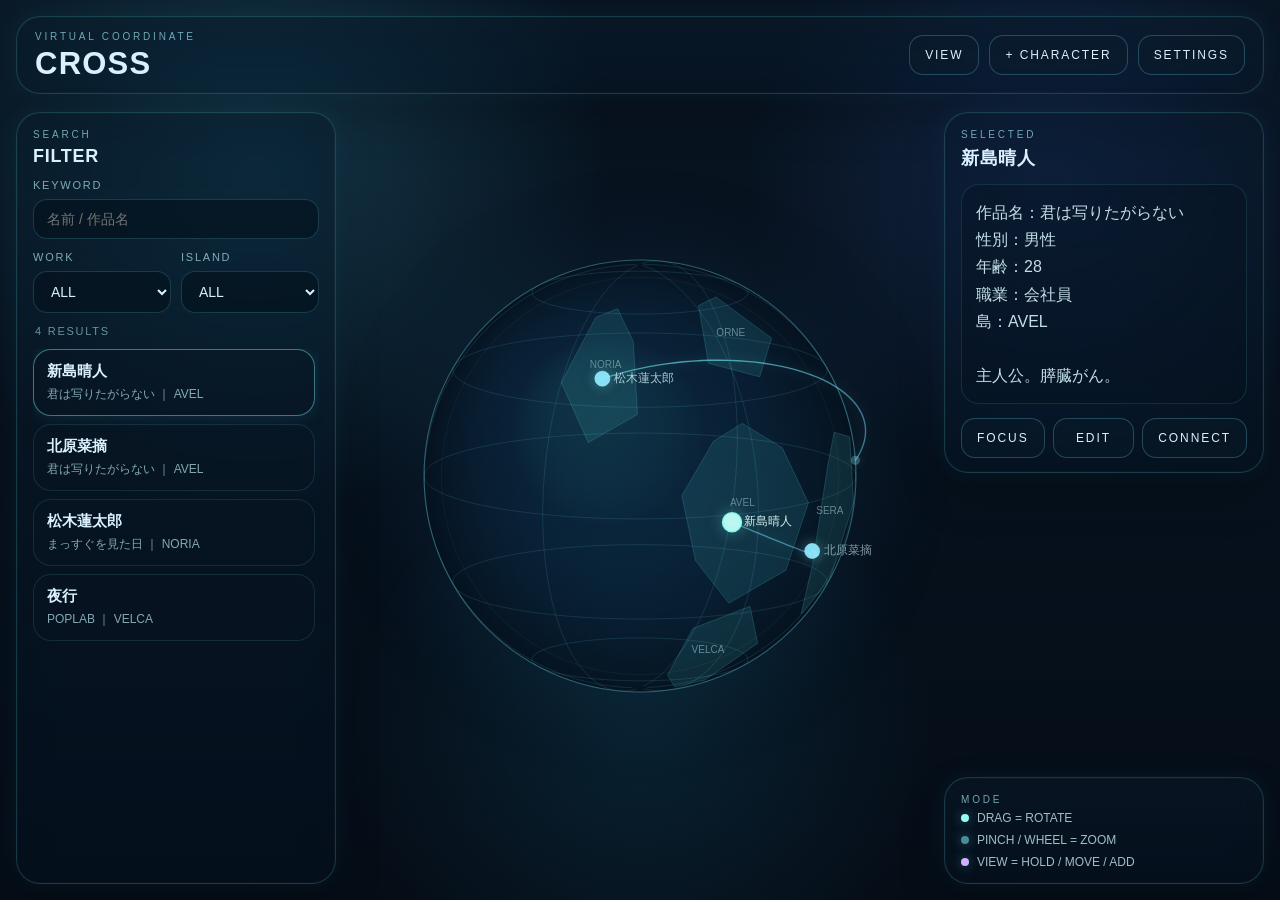
<file: index.html>
<!DOCTYPE html>
<html lang="ja">
<head>
  <meta charset="utf-8" />
  <meta name="viewport" content="width=device-width,initial-scale=1,viewport-fit=cover" />
  <meta name="theme-color" content="#081522" />
  <title>CROSS</title>
  <link rel="manifest" href="./manifest.webmanifest" />
  <link rel="apple-touch-icon" href="./icon-192.png" />
  <link rel="stylesheet" href="./style.css?v=11" />
</head>
<body>
  <div id="appShell" class="app-shell">
    <canvas id="globeCanvas"></canvas>

    <header class="topbar holo-panel ui-window">
      <div>
        <p class="eyebrow">VIRTUAL COORDINATE</p>
        <h1>CROSS</h1>
      </div>
      <div class="topbar-actions">
        <button id="viewModeButton" class="ghost-btn">VIEW</button>
        <button id="addNodeButton" class="ghost-btn">+ CHARACTER</button>
        <button id="settingsButton" class="ghost-btn">SETTINGS</button>
      </div>
    </header>

    <aside class="search-panel holo-panel ui-window">
      <div class="panel-head">
        <div>
          <p class="eyebrow">SEARCH</p>
          <h2>FILTER</h2>
        </div>
      </div>
      <label class="field compact">
        <span>Keyword</span>
        <input id="searchInput" type="text" placeholder="名前 / 作品名" />
      </label>
      <div class="filter-grid">
        <label class="field compact">
          <span>Work</span>
          <select id="workFilter"></select>
        </label>
        <label class="field compact">
          <span>Island</span>
          <select id="continentFilter"></select>
        </label>
      </div>
      <div class="result-meta">
        <span id="resultCount">0 RESULTS</span>
      </div>
      <div id="resultList" class="result-list"></div>
    </aside>

    <aside class="detail-panel holo-panel ui-window">
      <div class="panel-head">
        <div>
          <p class="eyebrow">SELECTED</p>
          <h2 id="selectedTitle">NO CHARACTER</h2>
        </div>
      </div>
      <div id="selectedMeta" class="selected-meta empty">
        地球上の座標をタップすると、ここに詳細が表示されます。
      </div>
      <div class="detail-actions">
        <button id="focusSelectedButton" class="ghost-btn">FOCUS</button>
        <button id="editSelectedButton" class="ghost-btn">EDIT</button>
        <button id="connectSelectedButton" class="ghost-btn">CONNECT</button>
      </div>
    </aside>

    <div class="legend holo-panel ui-window">
      <p class="eyebrow">MODE</p>
      <div class="legend-lines">
        <div><span class="dot active"></span>DRAG = ROTATE</div>
        <div><span class="dot"></span>PINCH / WHEEL = ZOOM</div>
        <div><span class="dot add"></span>VIEW = HOLD / MOVE / ADD</div>
      </div>
    </div>

    <button id="exitViewButton" class="exit-view-button">EXIT VIEW</button>
    <div id="longPressHint" class="long-press-hint">HOLD</div>
    <div id="toast" class="toast" aria-live="polite"></div>
  </div>

  <div id="editorModal" class="modal hidden">
    <div class="modal-card holo-panel large">
      <div class="modal-header">
        <div>
          <p class="eyebrow">CHARACTER</p>
          <h3 id="editorTitle">NEW CHARACTER</h3>
        </div>
        <button data-close="editorModal" class="close-btn">×</button>
      </div>
      <div class="editor-grid">
        <label class="field"><span>名前</span><input id="nameInput" type="text" maxlength="80" /></label>
        <label class="field"><span>作品名</span><input id="workInput" type="text" maxlength="80" /></label>
        <label class="field"><span>性別</span><input id="genderInput" type="text" maxlength="40" /></label>
        <label class="field"><span>年齢</span><input id="ageInput" type="text" maxlength="40" /></label>
        <label class="field"><span>職業</span><input id="jobInput" type="text" maxlength="80" /></label>
        <label class="field"><span>島</span><select id="continentInput"></select></label>
        <label class="field full"><span>詳細</span><textarea id="detailInput" rows="5" placeholder="自由記述"></textarea></label>
      </div>
      <div class="modal-actions">
        <button id="deleteNodeButton" class="ghost-btn danger">DELETE</button>
        <div class="spacer"></div>
        <button data-close="editorModal" class="ghost-btn">CANCEL</button>
        <button id="saveNodeButton" class="solid-btn">SAVE</button>
      </div>
    </div>
  </div>

  <div id="connectModal" class="modal hidden">
    <div class="modal-card holo-panel medium">
      <div class="modal-header">
        <div>
          <p class="eyebrow">CONNECTION</p>
          <h3>CONNECT CHARACTER</h3>
        </div>
        <button data-close="connectModal" class="close-btn">×</button>
      </div>
      <label class="field compact"><span>Search</span><input id="connectSearchInput" type="text" placeholder="名前 / 作品名" /></label>
      <div class="filter-grid compact-connect">
        <label class="field compact"><span>Work</span><select id="connectWorkFilter"></select></label>
        <label class="field compact"><span>Island</span><select id="connectContinentFilter"></select></label>
      </div>
      <div id="connectList" class="connect-list"></div>
      <div class="modal-actions">
        <button data-close="connectModal" class="ghost-btn">DONE</button>
      </div>
    </div>
  </div>

  <div id="settingsModal" class="modal hidden">
    <div class="modal-card holo-panel large">
      <div class="modal-header">
        <div>
          <p class="eyebrow">SETTINGS</p>
          <h3>ISLANDS / HELP / BACKUP</h3>
        </div>
        <button data-close="settingsModal" class="close-btn">×</button>
      </div>

      <div class="settings-block">
        <p class="settings-title">ISLAND NAMES</p>
        <div id="continentNameList" class="continent-name-list"></div>
      </div>

      <div class="settings-block add-island-block">
        <p class="settings-title">ADD ISLAND</p>
        <div class="add-island-grid">
          <label class="field compact"><span>Name</span><input id="newIslandNameInput" type="text" maxlength="40" placeholder="NEW ISLAND" /></label>
          <label class="field compact"><span>Size</span>
            <select id="newIslandSizeInput">
              <option value="small">小</option>
              <option value="medium" selected>中</option>
              <option value="large">大</option>
            </select>
          </label>
          <button id="addIslandButton" class="solid-btn add-island-button">ADD</button>
        </div>
      </div>

      <div class="settings-block">
        <p class="settings-title">GUIDE</p>
        <button id="helpButton" class="ghost-btn">HOW TO USE</button>
      </div>

      <div class="settings-block">
        <p class="settings-title">BACKUP</p>
        <div class="settings-actions">
          <button id="exportButton" class="ghost-btn">EXPORT JSON</button>
          <label class="ghost-btn file-btn">IMPORT JSON<input id="importInput" type="file" accept="application/json" hidden /></label>
        </div>
      </div>
      <div class="modal-actions">
        <button data-close="settingsModal" class="ghost-btn">CLOSE</button>
        <button id="saveSettingsButton" class="solid-btn">SAVE SETTINGS</button>
      </div>
    </div>
  </div>

  <div id="helpModal" class="modal hidden">
    <div class="modal-card holo-panel medium help-card">
      <div class="modal-header">
        <div>
          <p class="eyebrow">GUIDE</p>
          <h3>HOW TO USE CROSS</h3>
        </div>
        <button data-close="helpModal" class="close-btn">×</button>
      </div>
      <div class="help-list">
        <section><strong>地球を回す</strong><p>地表を指でつかみ、そのまま動かします。地球は指についてくる順方向です。</p></section>
        <section><strong>拡大・縮小</strong><p>ピンチ操作で地球の大きさを変えます。VIEWでは通常画面より深く拡大できます。</p></section>
        <section><strong>人物を追加</strong><p>通常画面では「+ CHARACTER」。VIEWでは人物のいない地表を長押しすると、その座標に追加されます。</p></section>
        <section><strong>人物を移動</strong><p>VIEWで人物を長押しし、反応後にそのままドラッグすると球面上を移動します。通常画面では位置が動きません。</p></section>
        <section><strong>検索</strong><p>名前・作品名で検索し、作品または島で絞り込めます。結果を押すとその人物へ地球が回転します。</p></section>
        <section><strong>接続</strong><p>人物を選び「CONNECT」。検索画面から相手を選ぶと、二人の座標を放物線で接続します。</p></section>
        <section><strong>島</strong><p>設定で島名を変更できます。「小・中・大」から新しい島も追加できます。島は地理・作品・職業など、好きなカテゴリとして使えます。</p></section>
        <section><strong>VIEW</strong><p>操作パネルをすべて隠し、地球を直接触るモードです。人物タップでフォーカス、人物長押しドラッグで移動、空き地表長押しで追加。「EXIT VIEW」で戻ります。</p></section>
      </div>
      <div class="modal-actions"><button data-close="helpModal" class="solid-btn">CLOSE</button></div>
    </div>
  </div>

  <script src="./app.js?v=11"></script>
</body>
</html>
</file>
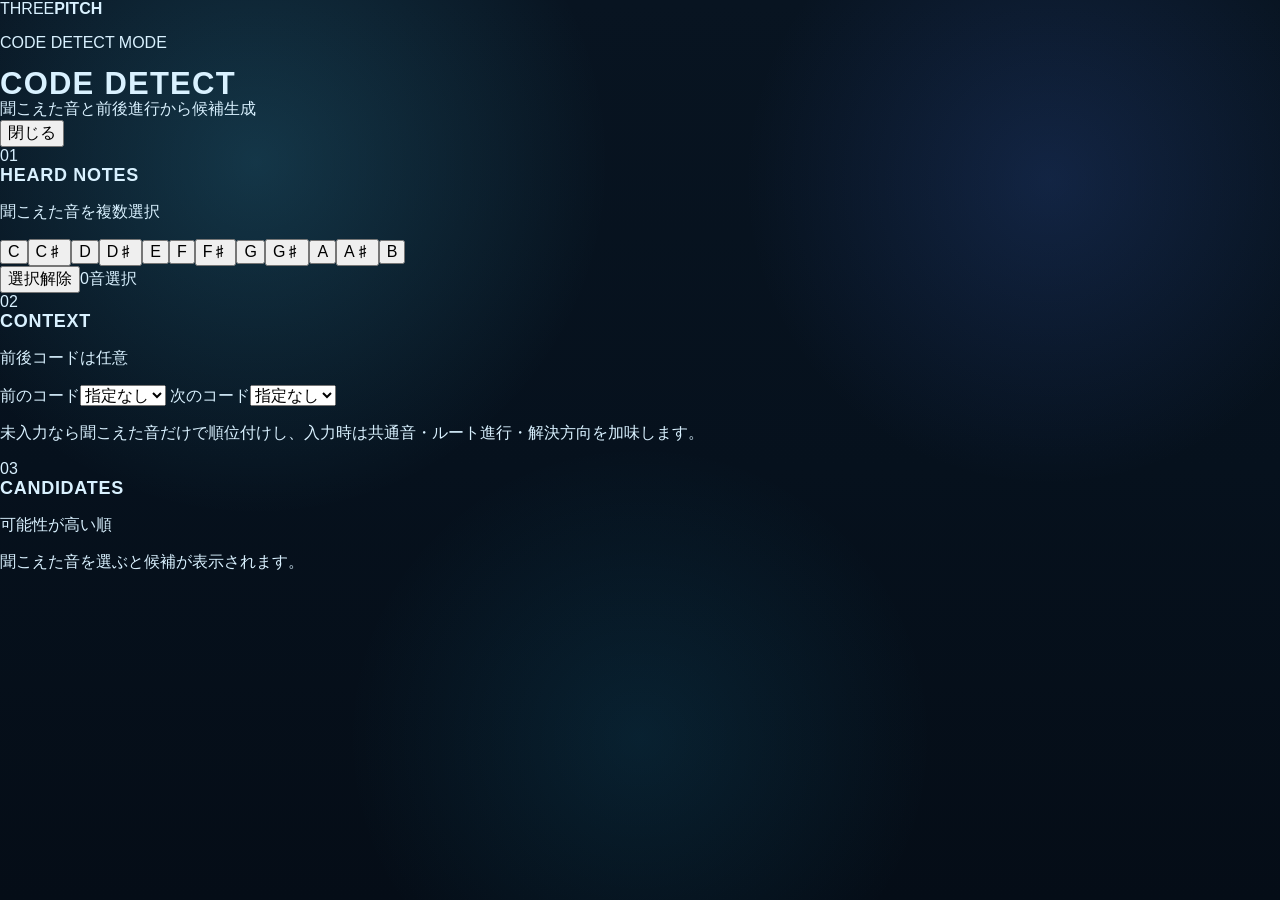
<file: detect.html>
<!doctype html>
<html lang="ja">
<head>
  <meta charset="utf-8">
  <meta name="viewport" content="width=device-width, initial-scale=1, viewport-fit=cover">
  <meta name="theme-color" content="#0b0e14">
  <title>CODE DETECT | THREE PITCH</title>
  <link rel="stylesheet" href="./style.css?v=40">
</head>
<body>
  <main class="app detect-app">
    <header class="brand">
      <div class="mini-logo" aria-hidden="true"><span>THREE</span><strong>PITCH</strong></div>
      <div class="brand-copy"><p>CODE DETECT MODE</p><h1>CODE DETECT</h1><span>聞こえた音と前後進行から候補生成</span></div>
      <button id="closeDetectButton" class="mode-button" type="button">閉じる</button>
    </header>
    <section class="detect-layout">
      <section class="control-card detect-input-card">
        <div class="section-title"><span>01</span><div><h2>HEARD NOTES</h2><p>聞こえた音を複数選択</p></div></div>
        <div id="heardNotesGrid" class="notes-grid"></div>
        <div class="detect-tools"><button id="clearHeardButton" class="utility-button" type="button">選択解除</button><span id="heardCount">0音選択</span></div>
      </section>
      <section class="control-card context-card">
        <div class="section-title"><span>02</span><div><h2>CONTEXT</h2><p>前後コードは任意</p></div></div>
        <div class="context-grid">
          <label>前のコード<select id="previousChord"></select></label>
          <label>次のコード<select id="nextChord"></select></label>
        </div>
        <p class="context-note">未入力なら聞こえた音だけで順位付けし、入力時は共通音・ルート進行・解決方向を加味します。</p>
      </section>
      <section class="control-card candidates-card" aria-live="polite">
        <div class="section-title"><span>03</span><div><h2>CANDIDATES</h2><p>可能性が高い順</p></div></div>
        <div id="candidateList" class="candidate-list"></div>
      </section>
    </section>
  </main>
  <script src="./detect.js?v=40"></script>
</body>
</html>
</file>
<file: style.css>
:root {
  --bg: #06111d;
  --ink: #d9f1ff;
  --line: rgba(96, 224, 255, 0.18);
  --glow: #6ee7ff;
  --danger: #ff7f9f;
  --safe-top: env(safe-area-inset-top, 0px);
  --safe-bottom: env(safe-area-inset-bottom, 0px);
  font-family: -apple-system, BlinkMacSystemFont, "Hiragino Sans", "Noto Sans JP", sans-serif;
}
* { box-sizing: border-box; }
html, body {
  margin: 0;
  width: 100%;
  height: 100%;
  overflow: hidden;
  background:
    radial-gradient(circle at 20% 18%, rgba(77, 214, 255, 0.18), transparent 28%),
    radial-gradient(circle at 82% 20%, rgba(76, 128, 255, 0.16), transparent 24%),
    radial-gradient(circle at 50% 82%, rgba(36, 198, 255, 0.10), transparent 30%),
    linear-gradient(180deg, #081421 0%, #06111d 52%, #050d17 100%);
  color: var(--ink);
}
body { touch-action: none; -webkit-user-select: none; user-select: none; -webkit-touch-callout: none; }
input, textarea { -webkit-user-select: text; user-select: text; }
button, input, select, textarea { font: inherit; }
button { cursor: pointer; }
button:disabled { opacity: .34; cursor: default; }
.app-shell { position: relative; width: 100%; height: 100%; }
#globeCanvas { position: absolute; inset: 0; width: 100%; height: 100%; display: block; }
.holo-panel {
  background: linear-gradient(180deg, rgba(12,26,39,.52), rgba(8,20,31,.34));
  border: 1px solid rgba(108, 235, 255, 0.18);
  box-shadow: 0 0 0 1px rgba(255,255,255,0.02) inset, 0 22px 48px rgba(0,0,0,.20), 0 0 24px rgba(63,187,255,.08);
  backdrop-filter: blur(14px) saturate(130%);
  -webkit-backdrop-filter: blur(14px) saturate(130%);
}
.ui-window { transition: opacity .24s ease, transform .24s ease, visibility .24s; }
.topbar {
  position: absolute; top: calc(16px + var(--safe-top)); left: 16px; right: 16px;
  min-height: 78px; border-radius: 24px; padding: 14px 18px;
  display: flex; align-items: center; justify-content: space-between; gap: 18px;
}
.eyebrow { margin: 0 0 6px; color: rgba(171, 241, 255, 0.65); font-size: 10px; letter-spacing: .28em; text-transform: uppercase; }
h1, h2, h3 { margin: 0; font-weight: 600; letter-spacing: .04em; }
h1 { font-size: 31px; line-height: 1; }
h2 { font-size: 18px; }
h3 { font-size: 20px; }
.topbar-actions { display: flex; align-items: center; gap: 10px; flex-wrap: wrap; justify-content: flex-end; }
.ghost-btn, .solid-btn, .close-btn, .exit-view-button {
  appearance: none; border: 1px solid rgba(117, 235, 255, 0.24); color: var(--ink); background: rgba(13, 29, 42, 0.46);
  padding: 12px 15px; border-radius: 14px; font-size: 12px; letter-spacing: .16em; text-transform: uppercase;
}
.ghost-btn.active { border-color: rgba(126, 255, 225, .48); box-shadow: 0 0 0 1px rgba(126,255,225,.15) inset, 0 0 18px rgba(104,255,210,.15); color: #c8fff1; }
.solid-btn { background: linear-gradient(180deg, rgba(77,210,255,.32), rgba(46,133,255,.26)); border-color: rgba(142,232,255,.42); }
.close-btn { width: 44px; height: 44px; border-radius: 50%; padding: 0; font-size: 22px; }
.search-panel, .detail-panel, .legend { position: absolute; border-radius: 24px; padding: 16px 16px 14px; }
.search-panel {
  top: calc(112px + var(--safe-top)); left: 16px; width: min(320px, calc(100vw - 32px)); bottom: calc(16px + var(--safe-bottom));
  display: flex; flex-direction: column; gap: 12px;
}
.detail-panel {
  top: calc(112px + var(--safe-top)); right: 16px; width: min(320px, calc(100vw - 32px));
  min-height: 230px; display: flex; flex-direction: column; gap: 14px;
}
.legend { right: 16px; bottom: calc(16px + var(--safe-bottom)); width: min(320px, calc(100vw - 32px)); }
.panel-head { display: flex; align-items: flex-start; justify-content: space-between; gap: 12px; }
.field { display: flex; flex-direction: column; gap: 8px; }
.field span { font-size: 11px; letter-spacing: .16em; text-transform: uppercase; color: rgba(188, 245, 255, 0.66); }
.field input, .field select, .field textarea {
  width: 100%; border-radius: 14px; border: 1px solid rgba(114, 230, 255, .18); outline: none;
  background: rgba(5, 16, 27, .58); color: var(--ink); padding: 12px 14px; font-size: 15px;
}
.field input:focus, .field select:focus, .field textarea:focus { border-color: rgba(121,238,255,.48); box-shadow: 0 0 0 3px rgba(85,218,255,.08); }
.field textarea { resize: vertical; min-height: 120px; }
.filter-grid { display: grid; grid-template-columns: 1fr 1fr; gap: 10px; }
.filter-grid.compact-connect { margin-top: 2px; }
.compact input, .compact select { padding: 11px 13px; font-size: 14px; }
.result-meta { display: flex; justify-content: space-between; align-items: center; padding: 0 2px; color: rgba(183, 241, 255, .56); font-size: 11px; letter-spacing: .16em; text-transform: uppercase; }
.result-list, .connect-list { flex: 1; overflow: auto; display: flex; flex-direction: column; gap: 8px; padding-right: 4px; }
.result-item, .connect-item {
  border-radius: 18px; border: 1px solid rgba(113, 232, 255, .12); background: rgba(8, 22, 34, .40);
  padding: 12px 13px; text-align: left; color: var(--ink); width: 100%;
}
.result-item .name, .connect-item .name { font-size: 15px; font-weight: 600; }
.result-item .meta, .connect-item .meta { margin-top: 5px; color: rgba(199, 246, 255, .66); font-size: 12px; }
.result-item.active { border-color: rgba(125, 239, 255, .45); box-shadow: 0 0 18px rgba(96,227,255,.10); }
.selected-meta {
  min-height: 118px; border-radius: 18px; border: 1px solid rgba(113, 232, 255, .12); padding: 14px;
  background: rgba(7, 18, 30, .34); line-height: 1.7; color: rgba(215,245,255,.90); white-space: pre-wrap;
}
.selected-meta.empty { color: rgba(194, 236, 255, .56); }
.detail-actions { display: grid; grid-template-columns: repeat(3, 1fr); gap: 8px; }
.legend-lines { display: grid; gap: 8px; color: rgba(208, 246, 255, .76); font-size: 12px; }
.dot { display: inline-block; width: 8px; height: 8px; border-radius: 50%; margin-right: 8px; background: rgba(125,239,255,.56); box-shadow: 0 0 12px rgba(110,231,255,.4); }
.dot.active { background: #8ffff4; }
.dot.add { background: #d0b1ff; }
.toast {
  position: absolute; left: 50%; bottom: calc(22px + var(--safe-bottom)); transform: translate(-50%, 24px);
  padding: 12px 18px; border-radius: 999px; background: rgba(8, 18, 31, .82); border: 1px solid rgba(122, 238, 255, .20);
  color: var(--ink); font-size: 13px; opacity: 0; transition: .22s ease; pointer-events: none; white-space: nowrap; z-index: 20;
}
.toast.show { opacity: 1; transform: translate(-50%, 0); }
.long-press-hint {
  position: absolute; pointer-events: none; opacity: 0; transform: translate(-50%, -50%) scale(.88);
  padding: 8px 12px; border-radius: 999px; border: 1px solid rgba(163,224,255,.28); background: rgba(7,18,31,.78);
  color: rgba(220,250,255,.9); font-size: 10px; letter-spacing: .18em; transition: opacity .16s ease, transform .16s ease; z-index: 8;
}
.long-press-hint.show { opacity: 1; transform: translate(-50%, -50%) scale(1); }
.exit-view-button {
  position: absolute; top: calc(16px + var(--safe-top)); right: 16px; z-index: 5; opacity: 0; visibility: hidden; pointer-events: none;
  background: rgba(7,18,31,.38); backdrop-filter: blur(8px); -webkit-backdrop-filter: blur(8px);
}
.view-mode .ui-window { opacity: 0; visibility: hidden; pointer-events: none; transform: scale(.985); }
.view-mode .exit-view-button { opacity: .78; visibility: visible; pointer-events: auto; }
.modal {
  position: absolute; inset: 0; display: flex; align-items: center; justify-content: center; padding: 22px;
  background: rgba(4, 10, 18, .44); z-index: 10;
}
.modal.hidden { display: none; }
.modal-card { width: min(760px, 100%); max-height: calc(100dvh - 44px); overflow: auto; border-radius: 30px; padding: 22px; }
.modal-card.medium { width: min(640px, 100%); }
.modal-header { display: flex; justify-content: space-between; align-items: center; gap: 14px; margin-bottom: 16px; }
.editor-grid { display: grid; grid-template-columns: 1fr 1fr; gap: 14px; }
.editor-grid .full { grid-column: 1 / -1; }
.modal-actions { display: flex; gap: 10px; margin-top: 18px; align-items: center; }
.spacer { flex: 1; }
.danger { border-color: rgba(255, 126, 162, .26); color: #ffd6e1; }
.settings-block { margin-bottom: 22px; }
.settings-title { margin: 0 0 12px; color: rgba(188,245,255,.64); font-size: 11px; letter-spacing: .18em; text-transform: uppercase; }
.continent-name-list { display: grid; gap: 10px; }
.island-name-row { display: grid; grid-template-columns: 1fr auto; align-items: end; gap: 10px; }
.size-badge { min-width: 54px; height: 42px; display: grid; place-items: center; border-radius: 13px; border: 1px solid rgba(114,230,255,.16); color: rgba(207,247,255,.72); font-size: 11px; letter-spacing: .14em; }
.add-island-grid { display: grid; grid-template-columns: 1.4fr .8fr auto; gap: 10px; align-items: end; }
.add-island-button { min-height: 44px; }
.settings-actions { display: flex; gap: 10px; flex-wrap: wrap; }
.file-btn { position: relative; overflow: hidden; }
.help-list { display: grid; gap: 10px; }
.help-list section { border: 1px solid rgba(110,231,255,.12); border-radius: 18px; background: rgba(8,22,34,.34); padding: 13px 14px; }
.help-list strong { display: block; margin-bottom: 5px; font-size: 14px; }
.help-list p { margin: 0; color: rgba(207,245,255,.72); line-height: 1.65; font-size: 13px; }
@media (max-width: 980px) {
  .search-panel, .detail-panel, .legend { width: min(280px, calc(100vw - 24px)); }
}
@media (max-width: 820px) {
  .topbar { gap: 10px; align-items: flex-start; flex-direction: column; }
  .topbar-actions { width: 100%; justify-content: flex-start; }
  .search-panel { top: auto; left: 12px; right: 12px; bottom: calc(12px + var(--safe-bottom)); width: auto; max-height: 34vh; }
  .detail-panel { top: calc(126px + var(--safe-top)); right: 12px; left: 12px; width: auto; min-height: 154px; }
  .legend { display: none; }
}
@media (max-width: 620px) {
  .editor-grid, .filter-grid, .add-island-grid { grid-template-columns: 1fr; }
  .detail-actions { grid-template-columns: 1fr; }
  .topbar { left: 12px; right: 12px; top: calc(12px + var(--safe-top)); }
  .search-panel, .detail-panel { border-radius: 20px; }
  .island-name-row { grid-template-columns: 1fr 48px; }
}
</file>
